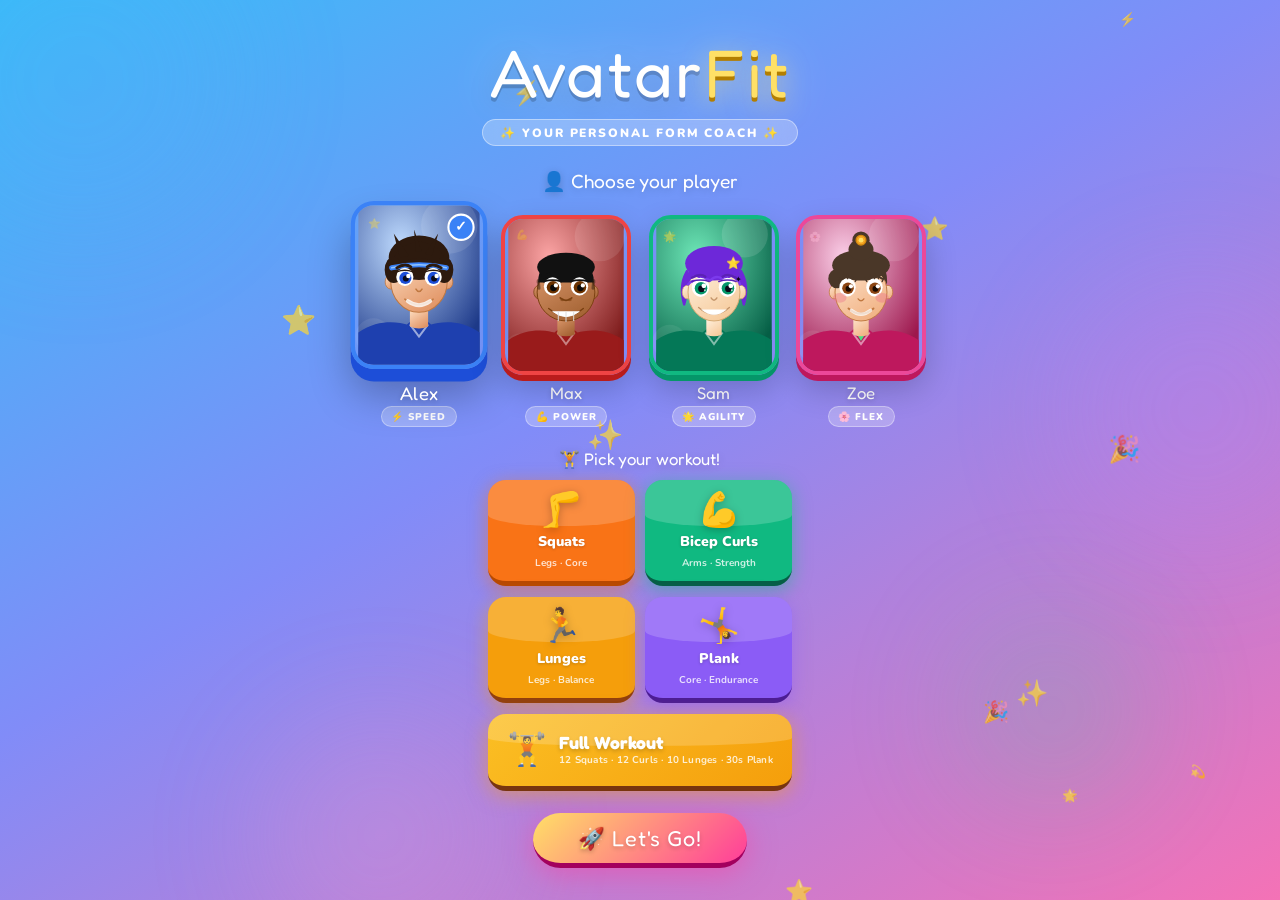
<file: avatarfit_fixed/index.html>
<!DOCTYPE html>
<html lang="en">
<head>
  <meta charset="UTF-8"/>
  <meta name="viewport" content="width=device-width, initial-scale=1.0"/>
  <title>AvatarFit</title>
  <link rel="preconnect" href="https://fonts.googleapis.com">
  <link href="https://fonts.googleapis.com/css2?family=Nunito:wght@400;700;800;900&family=Fredoka+One&display=swap" rel="stylesheet">
  <style>
    *, *::before, *::after { box-sizing: border-box; margin: 0; padding: 0; }
    html, body { height: 100%; }

    body {
      min-height: 100vh;
      background: linear-gradient(150deg, #38bdf8 0%, #818cf8 45%, #f472b6 100%);
      font-family: 'Nunito', sans-serif;
      display: flex; flex-direction: column;
      align-items: center; justify-content: center;
      gap: 1.4rem; padding: 1.5rem 1rem;
      overflow: hidden; position: relative;
      opacity: 0; animation: pageIn 0.5s ease 0.05s forwards;
    }
    @keyframes pageIn { to { opacity: 1; } }

    .bg-blob {
      position: fixed; border-radius: 50%; pointer-events: none;
      opacity: 0.18; animation: blobFloat ease-in-out infinite alternate;
      filter: blur(60px);
    }
    @keyframes blobFloat {
      from { transform: translate(0,0) scale(1); }
      to   { transform: translate(var(--tx,20px),var(--ty,-20px)) scale(1.1); }
    }
    .sparkle {
      position: fixed; pointer-events: none; font-size: 1.4rem;
      animation: sparkleDrift linear infinite; opacity: 0.7; user-select: none;
    }
    @keyframes sparkleDrift {
      0%   { transform: translateY(0) rotate(0deg); opacity: 0.7; }
      50%  { opacity: 1; }
      100% { transform: translateY(-40px) rotate(30deg); opacity: 0.4; }
    }

    .logo-section {
      position: relative; z-index: 1;
      display: flex; flex-direction: column; align-items: center; gap: 0.4rem;
      animation: slideDown 0.55s cubic-bezier(.22,1,.36,1) both;
    }
    .logo {
      font-family: 'Fredoka One', cursive;
      font-size: clamp(2.8rem,7vw,4.2rem); color: #fff; letter-spacing: 0.03em;
      text-shadow: 0 4px 0 rgba(0,0,0,0.18), 0 8px 30px rgba(0,0,0,0.15);
      filter: drop-shadow(0 0 24px rgba(255,255,255,0.35));
    }
    .logo em { color: #FFE066; font-style: normal; text-shadow: 0 4px 0 #b37e00, 0 8px 24px rgba(255,224,102,0.5); }
    .tagline {
      background: rgba(255,255,255,0.25); backdrop-filter: blur(10px);
      border: 1.5px solid rgba(255,255,255,0.4); border-radius: 50px;
      padding: 0.28rem 1.1rem; font-size: 0.75rem; font-weight: 900; color: #fff;
      letter-spacing: 0.16em; text-transform: uppercase;
    }

    .section-label {
      position: relative; z-index: 1;
      font-family: 'Fredoka One', cursive; font-size: 1.2rem; color: #fff;
      text-shadow: 0 2px 8px rgba(0,0,0,0.18);
      animation: slideDown 0.55s cubic-bezier(.22,1,.36,1) 0.08s both;
    }

    /* ── Character cards ── */
    .characters {
      position: relative; z-index: 1;
      display: flex; gap: 1.1rem;
      animation: slideDown 0.6s cubic-bezier(.22,1,.36,1) 0.14s both;
    }
    .char-card {
      display: flex; flex-direction: column; align-items: center;
      cursor: pointer; -webkit-tap-highlight-color: transparent; position: relative;
    }
    .char-portrait {
      width: 130px; height: 160px;
      border-radius: 22px;
      border: 4px solid var(--cc,#fff);
      box-shadow: 0 6px 0 var(--cs,#aaa), 0 14px 32px rgba(0,0,0,0.2);
      overflow: hidden;
      transition: transform 0.18s cubic-bezier(.22,1,.36,1), box-shadow 0.18s;
      position: relative; display: block;
    }
    .char-portrait svg { display: block; width: 100%; height: 100%; }

    .char-card[data-char="1"] { --cc:#3b82f6; --cs:#1d4ed8; }
    .char-card[data-char="2"] { --cc:#ef4444; --cs:#b91c1c; }
    .char-card[data-char="3"] { --cc:#10b981; --cs:#059669; }
    .char-card[data-char="4"] { --cc:#ec4899; --cs:#be185d; }

    .char-card.selected .char-portrait {
      transform: translateY(-10px) scale(1.05);
      box-shadow: 0 12px 0 var(--cs,#aaa), 0 24px 40px rgba(0,0,0,0.28);
    }
    .char-card:not(.selected):hover .char-portrait {
      transform: translateY(-5px);
      box-shadow: 0 9px 0 var(--cs,#aaa), 0 18px 32px rgba(0,0,0,0.22);
    }
    .char-card:active .char-portrait {
      transform: translateY(1px) scale(0.97) !important;
      box-shadow: 0 3px 0 var(--cs,#aaa), 0 6px 14px rgba(0,0,0,0.15) !important;
    }
    .char-portrait::after {
      content: '✓';
      position: absolute; top: 8px; right: 8px;
      width: 26px; height: 26px;
      background: var(--cc,#fff); border-radius: 50%; border: 2.5px solid #fff;
      font-size: 0.82rem; font-weight: 900; color: #fff;
      display: flex; align-items: center; justify-content: center;
      opacity: 0; transform: scale(0) rotate(-45deg);
      transition: opacity 0.22s, transform 0.28s cubic-bezier(.22,1,.36,1);
    }
    .char-card.selected .char-portrait::after { opacity: 1; transform: scale(1) rotate(0deg); }

    .char-info { margin-top: 0.5rem; display: flex; flex-direction: column; align-items: center; gap: 0.2rem; }
    .char-name {
      font-family: 'Fredoka One', cursive; font-size: 1.05rem; color: #fff;
      text-shadow: 0 2px 6px rgba(0,0,0,0.22); transition: transform 0.18s;
    }
    .char-card.selected .char-name { transform: scale(1.1); }
    .char-trait {
      font-size: 0.62rem; font-weight: 900; text-transform: uppercase; letter-spacing: 0.1em;
      background: rgba(255,255,255,0.25); border: 1.5px solid rgba(255,255,255,0.35);
      padding: 0.15rem 0.6rem; border-radius: 50px; color: #fff;
    }

    /* ── Exercise cards ── */
    .exercise-section {
      position: relative; z-index: 1;
      display: flex; flex-direction: column; align-items: center; gap: 0.7rem;
      animation: slideDown 0.6s cubic-bezier(.22,1,.36,1) 0.2s both;
    }
    .exercise-grid {
      display: grid; grid-template-columns: 1fr 1fr; gap: 0.65rem;
      max-width: 420px; width: 100%;
    }
    .ex-card {
      display: flex; flex-direction: column; align-items: center; gap: 0.3rem;
      padding: 0.85rem 0.6rem 0.7rem;
      background: var(--ec-bg); border: none;
      border-bottom: 5px solid var(--ec-shadow); border-radius: 18px;
      color: #fff; font-family: 'Nunito', sans-serif; font-weight: 900;
      cursor: pointer; text-decoration: none;
      box-shadow: 0 4px 18px var(--ec-glow);
      transition: transform 0.13s cubic-bezier(.22,1,.36,1), box-shadow 0.13s, border-bottom-width 0.08s;
      -webkit-tap-highlight-color: transparent; position: relative; overflow: hidden;
    }
    .ex-card::before {
      content: ''; position: absolute; top: 0; left: 0; right: 0; height: 45%;
      background: rgba(255,255,255,0.18);
      border-radius: 18px 18px 60% 60% / 18px 18px 30% 30%; pointer-events: none;
    }
    .ex-card:hover { transform: translateY(-4px); box-shadow: 0 10px 28px var(--ec-glow); }
    .ex-card:active { transform: translateY(2px); border-bottom-width: 2px; box-shadow: 0 2px 10px var(--ec-glow); }
    .ex-card.selected-ex { outline: 3px solid rgba(255,255,255,0.7); outline-offset: 2px; }
    .ex-card[data-ex="squat"] { --ec-bg:#f97316; --ec-shadow:#b84900; --ec-glow:rgba(249,115,22,0.5); }
    .ex-card[data-ex="curl"]  { --ec-bg:#10b981; --ec-shadow:#065f46; --ec-glow:rgba(16,185,129,0.5); }
    .ex-card[data-ex="lunge"] { --ec-bg:#f59e0b; --ec-shadow:#92400e; --ec-glow:rgba(245,158,11,0.5); }
    .ex-card[data-ex="plank"] { --ec-bg:#8b5cf6; --ec-shadow:#4c1d95; --ec-glow:rgba(139,92,246,0.5); }
    .ex-emoji { font-size: 2.1rem; line-height: 1; filter: drop-shadow(0 2px 4px rgba(0,0,0,0.25)); }
    .ex-name  { font-size: 0.88rem; text-shadow: 0 1px 3px rgba(0,0,0,0.2); }
    .ex-hint  { font-size: 0.62rem; font-weight: 700; opacity: 0.8; }

    /* ── Full Workout card ── */
    .btn-full-workout {
      width: 100%; max-width: 420px;
      display: flex; align-items: center; justify-content: center; gap: 0.75rem;
      padding: 0.9rem 1.2rem;
      background: linear-gradient(135deg, #fbbf24 0%, #f59e0b 100%);
      border: none; border-bottom: 5px solid #78350f; border-radius: 18px;
      color: #fff; font-family: 'Nunito', sans-serif; font-weight: 900;
      cursor: pointer; box-shadow: 0 4px 20px rgba(245,158,11,0.5);
      transition: transform 0.13s cubic-bezier(.22,1,.36,1), box-shadow 0.13s, border-bottom-width 0.08s;
      -webkit-tap-highlight-color: transparent; position: relative; overflow: hidden;
    }
    .btn-full-workout::before {
      content: ''; position: absolute; top: 0; left: 0; right: 0; height: 45%;
      background: rgba(255,255,255,0.18);
      border-radius: 18px 18px 60% 60% / 18px 18px 30% 30%; pointer-events: none;
    }
    .btn-full-workout:hover  { transform: translateY(-4px); box-shadow: 0 10px 28px rgba(245,158,11,0.6); }
    .btn-full-workout:active { transform: translateY(2px); border-bottom-width: 2px; }
    .fwb-left { display:flex; flex-direction:column; align-items:flex-start; }
    .fwb-label { font-family:'Fredoka One',cursive; font-size:1.1rem; text-shadow:0 2px 4px rgba(0,0,0,0.2); }
    .fwb-hint  { font-size:0.62rem; font-weight:700; opacity:0.82; letter-spacing:0.02em; }

    /* ── Start button ── */
    .start-wrap {
      position: relative; z-index: 1;
      animation: slideDown 0.6s cubic-bezier(.22,1,.36,1) 0.26s both;
    }
    .btn-start {
      font-family: 'Fredoka One', cursive; font-size: 1.35rem;
      padding: 0.75rem 2.8rem;
      background: linear-gradient(135deg, #FFE066, #FF3D9A);
      color: #fff; border: none; border-bottom: 5px solid #a3005e; border-radius: 50px;
      cursor: pointer; box-shadow: 0 6px 28px rgba(255,61,154,0.5);
      text-shadow: 0 2px 4px rgba(0,0,0,0.2); letter-spacing: 0.04em;
      transition: transform 0.12s cubic-bezier(.22,1,.36,1), box-shadow 0.12s, border-bottom-width 0.08s;
      animation: btnPulse 2.2s ease-in-out infinite;
      -webkit-tap-highlight-color: transparent;
    }
    @keyframes btnPulse {
      0%,100% { box-shadow: 0 6px 28px rgba(255,61,154,0.5), 0 0 0 0 rgba(255,61,154,0.35); }
      50%      { box-shadow: 0 8px 34px rgba(255,61,154,0.6), 0 0 0 12px rgba(255,61,154,0); }
    }
    .btn-start:hover  { transform: translateY(-3px); filter: brightness(1.06); }
    .btn-start:active { transform: translateY(2px); border-bottom-width: 2px; }

    @keyframes slideDown {
      from { opacity: 0; transform: translateY(-20px); }
      to   { opacity: 1; transform: translateY(0); }
    }
    @keyframes promptShake {
      0%,100% { transform: translateX(0); }
      20%     { transform: translateX(-8px); }
      60%     { transform: translateX(8px); }
      80%     { transform: translateX(-4px); }
    }
  </style>
</head>
<body>

  <div class="bg-blob" style="width:320px;height:320px;background:#60a5fa;top:-80px;left:-80px;--tx:25px;--ty:15px;animation-duration:6s;"></div>
  <div class="bg-blob" style="width:280px;height:280px;background:#c084fc;top:30%;right:-60px;--tx:-20px;--ty:25px;animation-duration:7s;animation-delay:-2s;"></div>
  <div class="bg-blob" style="width:250px;height:250px;background:#f9a8d4;bottom:-60px;left:20%;--tx:15px;--ty:-20px;animation-duration:8s;animation-delay:-4s;"></div>
  <div class="bg-blob" style="width:200px;height:200px;background:#34d399;bottom:10%;right:10%;--tx:-15px;--ty:10px;animation-duration:5.5s;animation-delay:-1s;"></div>
  <div id="sparkles"></div>

  <div class="logo-section">
    <div class="logo">Avatar<em>Fit</em></div>
    <div class="tagline">✨ Your personal form coach ✨</div>
  </div>

  <div class="section-label">👤 Choose your player</div>

  <div class="characters" id="characters">

    <!-- Alex -->
    <div class="char-card selected" data-char="1">
      <div class="char-portrait">
        <svg viewBox="0 0 120 158" xmlns="http://www.w3.org/2000/svg">
          <defs>
            <radialGradient id="bg1" cx="35%" cy="25%" r="80%">
              <stop offset="0%" stop-color="#bfdbfe"/><stop offset="100%" stop-color="#1e3a8a"/>
            </radialGradient>
            <linearGradient id="sk1" x1="20%" y1="0%" x2="80%" y2="100%">
              <stop offset="0%" stop-color="#fddcbf"/><stop offset="100%" stop-color="#e09060"/>
            </linearGradient>
          </defs>
          <!-- BG -->
          <rect width="120" height="158" fill="url(#bg1)"/>
          <circle cx="90" cy="20" r="28" fill="rgba(255,255,255,0.1)"/>
          <circle cx="15" cy="130" r="18" fill="rgba(255,255,255,0.07)"/>
          <!-- Stars in bg -->
          <text x="10" y="22" font-size="10" opacity="0.4">⭐</text>
          <text x="96" y="140" font-size="9" opacity="0.3">✨</text>
          <!-- Shirt -->
          <path d="M 0 158 L 0 126 C 20 112 40 116 48 118 L 60 108 L 72 118 C 80 116 100 112 120 126 L 120 158 Z" fill="#1e40af"/>
          <path d="M 51 118 L 60 130 L 69 118" stroke="rgba(255,255,255,0.55)" stroke-width="2" fill="none"/>
          <!-- Neck -->
          <path d="M 51 102 L 51 120 Q 60 124 69 120 L 69 102 Z" fill="url(#sk1)"/>
          <!-- Ears -->
          <ellipse cx="32" cy="76" rx="5.5" ry="7" fill="url(#sk1)" stroke="#c07840" stroke-width="0.8"/>
          <ellipse cx="88" cy="76" rx="5.5" ry="7" fill="url(#sk1)" stroke="#c07840" stroke-width="0.8"/>
          <!-- Face -->
          <ellipse cx="60" cy="75" rx="28" ry="31" fill="url(#sk1)" stroke="#c07840" stroke-width="1"/>
          <!-- Hair base -->
          <ellipse cx="60" cy="52" rx="30" ry="22" fill="#2d1a0e"/>
          <path d="M 33 68 Q 31 40 60 36 Q 89 40 87 68 Q 80 54 60 52 Q 40 54 33 68 Z" fill="#2d1a0e"/>
          <!-- Spiky hair -->
          <polygon points="41,52 35,28 50,50" fill="#2d1a0e"/>
          <polygon points="57,46 55,24 63,46" fill="#2d1a0e"/>
          <polygon points="73,50 79,28 66,48" fill="#2d1a0e"/>
          <!-- Hair sides -->
          <ellipse cx="35" cy="64" rx="9" ry="13" fill="#2d1a0e"/>
          <ellipse cx="85" cy="64" rx="9" ry="13" fill="#2d1a0e"/>
          <!-- Headband -->
          <path d="M 33 62 Q 60 56 87 62" stroke="#3b82f6" stroke-width="5" fill="none" stroke-linecap="round"/>
          <path d="M 33 62 Q 60 56 87 62" stroke="#93c5fd" stroke-width="1.5" fill="none" stroke-linecap="round"/>
          <!-- Eyebrows -->
          <path d="M 38 62 Q 46 57 52 61" stroke="#2d1a0e" stroke-width="2.8" fill="none" stroke-linecap="round"/>
          <path d="M 68 61 Q 74 57 82 62" stroke="#2d1a0e" stroke-width="2.8" fill="none" stroke-linecap="round"/>
          <!-- Left eye -->
          <ellipse cx="46" cy="71" rx="8.5" ry="9" fill="white"/>
          <circle cx="46.5" cy="72" r="6" fill="#1d4ed8"/>
          <circle cx="47" cy="72.5" r="3" fill="#0a0a1a"/>
          <circle cx="49.5" cy="70" r="2.2" fill="white"/>
          <path d="M 38 66 Q 46 63 54 66" stroke="#2d1a0e" stroke-width="1.5" fill="none" stroke-linecap="round"/>
          <!-- Right eye -->
          <ellipse cx="74" cy="71" rx="8.5" ry="9" fill="white"/>
          <circle cx="74.5" cy="72" r="6" fill="#1d4ed8"/>
          <circle cx="75" cy="72.5" r="3" fill="#0a0a1a"/>
          <circle cx="77.5" cy="70" r="2.2" fill="white"/>
          <path d="M 66 66 Q 74 63 82 66" stroke="#2d1a0e" stroke-width="1.5" fill="none" stroke-linecap="round"/>
          <!-- Nose -->
          <path d="M 57 83 Q 60 88 63 83" stroke="#c07840" stroke-width="1.5" fill="none" stroke-linecap="round"/>
          <!-- Confident smile with teeth -->
          <path d="M 46 93 Q 60 104 74 93" stroke="#c07840" stroke-width="1.5" fill="none" stroke-linecap="round"/>
          <path d="M 49 95 Q 60 103 71 95" stroke="rgba(255,255,255,0.8)" stroke-width="4" fill="none" stroke-linecap="round"/>
        </svg>
      </div>
      <div class="char-info">
        <div class="char-name">Alex</div>
        <div class="char-trait">⚡ Speed</div>
      </div>
    </div>

    <!-- Max -->
    <div class="char-card" data-char="2">
      <div class="char-portrait">
        <svg viewBox="0 0 120 158" xmlns="http://www.w3.org/2000/svg">
          <defs>
            <radialGradient id="bg2" cx="35%" cy="25%" r="80%">
              <stop offset="0%" stop-color="#fca5a5"/><stop offset="100%" stop-color="#7f1d1d"/>
            </radialGradient>
            <linearGradient id="sk2" x1="20%" y1="0%" x2="80%" y2="100%">
              <stop offset="0%" stop-color="#d9956a"/><stop offset="100%" stop-color="#a06030"/>
            </linearGradient>
          </defs>
          <rect width="120" height="158" fill="url(#bg2)"/>
          <circle cx="95" cy="18" r="26" fill="rgba(255,255,255,0.1)"/>
          <circle cx="12" cy="135" r="16" fill="rgba(255,255,255,0.06)"/>
          <text x="8" y="20" font-size="10" opacity="0.35">💪</text>
          <text x="92" y="146" font-size="9" opacity="0.3">🔥</text>
          <!-- Shirt -->
          <path d="M 0 158 L 0 126 C 20 112 40 116 48 118 L 60 108 L 72 118 C 80 116 100 112 120 126 L 120 158 Z" fill="#991b1b"/>
          <path d="M 51 118 L 60 130 L 69 118" stroke="rgba(255,255,255,0.45)" stroke-width="2" fill="none"/>
          <!-- Neck -->
          <path d="M 51 102 L 51 120 Q 60 124 69 120 L 69 102 Z" fill="url(#sk2)"/>
          <!-- Ears -->
          <ellipse cx="32" cy="76" rx="5.5" ry="7" fill="url(#sk2)" stroke="#7a4010" stroke-width="0.8"/>
          <ellipse cx="88" cy="76" rx="5.5" ry="7" fill="url(#sk2)" stroke="#7a4010" stroke-width="0.8"/>
          <!-- Face (slightly wider/rounder) -->
          <ellipse cx="60" cy="76" rx="30" ry="30" fill="url(#sk2)" stroke="#7a4010" stroke-width="1"/>
          <!-- Hair - very close crop / short fade -->
          <path d="M 31 66 Q 31 42 60 38 Q 89 42 89 66" fill="#111"/>
          <ellipse cx="60" cy="50" rx="30" ry="15" fill="#111"/>
          <!-- Fade lines subtle -->
          <path d="M 32 72 Q 31 60 31 66" stroke="#2a1a0a" stroke-width="3" fill="none" stroke-linecap="round" opacity="0.5"/>
          <path d="M 88 72 Q 89 60 89 66" stroke="#2a1a0a" stroke-width="3" fill="none" stroke-linecap="round" opacity="0.5"/>
          <!-- Eyebrows (thick, strong) -->
          <path d="M 36 60 Q 46 55 52 59" stroke="#111" stroke-width="3.5" fill="none" stroke-linecap="round"/>
          <path d="M 68 59 Q 74 55 84 60" stroke="#111" stroke-width="3.5" fill="none" stroke-linecap="round"/>
          <!-- Left eye -->
          <ellipse cx="46" cy="70" rx="9" ry="9.5" fill="white"/>
          <circle cx="46.5" cy="71" r="6.5" fill="#6b3200"/>
          <circle cx="47" cy="71.5" r="3.5" fill="#0a0a0a"/>
          <circle cx="49.5" cy="69" r="2.2" fill="white"/>
          <path d="M 37 65 Q 46 62 55 65" stroke="#111" stroke-width="1.8" fill="none" stroke-linecap="round"/>
          <!-- Right eye -->
          <ellipse cx="74" cy="70" rx="9" ry="9.5" fill="white"/>
          <circle cx="74.5" cy="71" r="6.5" fill="#6b3200"/>
          <circle cx="75" cy="71.5" r="3.5" fill="#0a0a0a"/>
          <circle cx="77.5" cy="69" r="2.2" fill="white"/>
          <path d="M 65 65 Q 74 62 83 65" stroke="#111" stroke-width="1.8" fill="none" stroke-linecap="round"/>
          <!-- Nose (wider/flatter) -->
          <path d="M 54 82 Q 60 87 66 82" stroke="#7a4010" stroke-width="1.8" fill="none" stroke-linecap="round"/>
          <ellipse cx="56" cy="84" rx="2" ry="1.5" fill="#7a4010" opacity="0.6"/>
          <ellipse cx="64" cy="84" rx="2" ry="1.5" fill="#7a4010" opacity="0.6"/>
          <!-- Big grin (teeth fully showing) -->
          <path d="M 42 93 Q 60 108 78 93" stroke="#7a4010" stroke-width="1.5" fill="none" stroke-linecap="round"/>
          <path d="M 46 96 Q 60 107 74 96" fill="white" stroke="white" stroke-width="1"/>
          <line x1="60" y1="96" x2="60" y2="107" stroke="#ddd" stroke-width="1"/>
          <line x1="52" y1="96" x2="52" y2="106" stroke="#ddd" stroke-width="1"/>
          <line x1="68" y1="96" x2="68" y2="106" stroke="#ddd" stroke-width="1"/>
        </svg>
      </div>
      <div class="char-info">
        <div class="char-name">Max</div>
        <div class="char-trait">💪 Power</div>
      </div>
    </div>

    <!-- Sam -->
    <div class="char-card" data-char="3">
      <div class="char-portrait">
        <svg viewBox="0 0 120 158" xmlns="http://www.w3.org/2000/svg">
          <defs>
            <radialGradient id="bg3" cx="35%" cy="25%" r="80%">
              <stop offset="0%" stop-color="#6ee7b7"/><stop offset="100%" stop-color="#065f46"/>
            </radialGradient>
            <linearGradient id="sk3" x1="20%" y1="0%" x2="80%" y2="100%">
              <stop offset="0%" stop-color="#fff0dd"/><stop offset="100%" stop-color="#f5c898"/>
            </linearGradient>
          </defs>
          <rect width="120" height="158" fill="url(#bg3)"/>
          <circle cx="92" cy="16" r="24" fill="rgba(255,255,255,0.12)"/>
          <circle cx="14" cy="128" r="18" fill="rgba(255,255,255,0.07)"/>
          <text x="7" y="22" font-size="11" opacity="0.5">🌟</text>
          <text x="90" y="148" font-size="10" opacity="0.4">✨</text>
          <!-- Shirt -->
          <path d="M 0 158 L 0 126 C 20 112 40 116 48 118 L 60 108 L 72 118 C 80 116 100 112 120 126 L 120 158 Z" fill="#047857"/>
          <path d="M 51 118 L 60 130 L 69 118" stroke="rgba(255,255,255,0.5)" stroke-width="2" fill="none"/>
          <!-- Neck -->
          <path d="M 52 102 L 52 120 Q 60 124 68 120 L 68 102 Z" fill="url(#sk3)"/>
          <!-- Purple hair (wavy, flows to sides) -->
          <!-- Hair side flowy parts -->
          <path d="M 28 90 Q 22 70 30 55 Q 33 48 35 62 Q 34 75 30 90 Z" fill="#6d28d9"/>
          <path d="M 92 90 Q 98 70 90 55 Q 87 48 85 62 Q 86 75 90 90 Z" fill="#6d28d9"/>
          <!-- Ears -->
          <ellipse cx="32" cy="76" rx="5" ry="7" fill="url(#sk3)" stroke="#d4a870" stroke-width="0.8"/>
          <ellipse cx="88" cy="76" rx="5" ry="7" fill="url(#sk3)" stroke="#d4a870" stroke-width="0.8"/>
          <!-- Face -->
          <ellipse cx="60" cy="76" rx="27" ry="30" fill="url(#sk3)" stroke="#d4a870" stroke-width="1"/>
          <!-- Hair main top -->
          <path d="M 33 68 Q 30 36 60 32 Q 90 36 87 68 Q 80 52 60 50 Q 40 52 33 68 Z" fill="#6d28d9"/>
          <ellipse cx="60" cy="46" rx="30" ry="18" fill="#6d28d9"/>
          <!-- Hair wavy front detail -->
          <path d="M 33 68 Q 38 62 44 66 Q 50 60 56 64 Q 62 58 68 62 Q 74 56 80 60 Q 86 64 87 68" fill="none" stroke="#7c3aed" stroke-width="2.5" stroke-linecap="round"/>
          <!-- Star clip in hair -->
          <text x="72" y="50" font-size="12">⭐</text>
          <!-- Eyebrows (arched, expressive) -->
          <path d="M 37 61 Q 46 56 51 60" stroke="#5b21b6" stroke-width="2.5" fill="none" stroke-linecap="round"/>
          <path d="M 69 60 Q 74 56 83 61" stroke="#5b21b6" stroke-width="2.5" fill="none" stroke-linecap="round"/>
          <!-- Left eye (big, wide, excited) -->
          <ellipse cx="46" cy="71" rx="9" ry="10" fill="white"/>
          <circle cx="46.5" cy="72" r="6.5" fill="#059669"/>
          <circle cx="47" cy="72.5" r="3.5" fill="#0a0a1a"/>
          <circle cx="49.5" cy="69.5" r="2.5" fill="white"/>
          <circle cx="50.5" cy="74" r="1" fill="rgba(255,255,255,0.7)"/>
          <path d="M 37 65 Q 46 62 55 65" stroke="#5b21b6" stroke-width="1.5" fill="none" stroke-linecap="round"/>
          <!-- Right eye (big, wide, excited) -->
          <ellipse cx="74" cy="71" rx="9" ry="10" fill="white"/>
          <circle cx="74.5" cy="72" r="6.5" fill="#059669"/>
          <circle cx="75" cy="72.5" r="3.5" fill="#0a0a1a"/>
          <circle cx="77.5" cy="69.5" r="2.5" fill="white"/>
          <circle cx="78.5" cy="74" r="1" fill="rgba(255,255,255,0.7)"/>
          <path d="M 65 65 Q 74 62 83 65" stroke="#5b21b6" stroke-width="1.5" fill="none" stroke-linecap="round"/>
          <!-- Nose -->
          <path d="M 57 82 Q 60 87 63 82" stroke="#c4956a" stroke-width="1.5" fill="none" stroke-linecap="round"/>
          <!-- Big happy open smile -->
          <path d="M 44 92 Q 60 106 76 92" stroke="#c4956a" stroke-width="1.5" fill="none" stroke-linecap="round"/>
          <path d="M 47 94 Q 60 105 73 94" fill="white" stroke="white" stroke-width="0.5"/>
          <!-- Sparkle near eye -->
          <text x="82" y="66" font-size="8" opacity="0.9">✦</text>
        </svg>
      </div>
      <div class="char-info">
        <div class="char-name">Sam</div>
        <div class="char-trait">🌟 Agility</div>
      </div>
    </div>

    <!-- Zoe -->
    <div class="char-card" data-char="4">
      <div class="char-portrait">
        <svg viewBox="0 0 120 158" xmlns="http://www.w3.org/2000/svg">
          <defs>
            <radialGradient id="bg4" cx="35%" cy="25%" r="80%">
              <stop offset="0%" stop-color="#fbcfe8"/><stop offset="100%" stop-color="#9d174d"/>
            </radialGradient>
            <linearGradient id="sk4" x1="20%" y1="0%" x2="80%" y2="100%">
              <stop offset="0%" stop-color="#fde0c8"/><stop offset="100%" stop-color="#f0b080"/>
            </linearGradient>
          </defs>
          <rect width="120" height="158" fill="url(#bg4)"/>
          <circle cx="94" cy="18" r="26" fill="rgba(255,255,255,0.12)"/>
          <circle cx="10" cy="132" r="16" fill="rgba(255,255,255,0.07)"/>
          <text x="6" y="22" font-size="10" opacity="0.45">🌸</text>
          <text x="93" y="148" font-size="9" opacity="0.35">💕</text>
          <!-- Shirt (pink jacket) -->
          <path d="M 0 158 L 0 126 C 20 112 40 116 48 118 L 60 108 L 72 118 C 80 116 100 112 120 126 L 120 158 Z" fill="#be185d"/>
          <path d="M 51 118 L 60 130 L 69 118" stroke="rgba(255,255,255,0.5)" stroke-width="2" fill="none"/>
          <!-- Green collar peek -->
          <path d="M 54 114 L 60 124 L 66 114" stroke="#4ade80" stroke-width="3" fill="none" stroke-linecap="round"/>
          <!-- Neck -->
          <path d="M 52 102 L 52 120 Q 60 124 68 120 L 68 102 Z" fill="url(#sk4)"/>
          <!-- Ears -->
          <ellipse cx="32" cy="76" rx="5" ry="7" fill="url(#sk4)" stroke="#c07840" stroke-width="0.8"/>
          <ellipse cx="88" cy="76" rx="5" ry="7" fill="url(#sk4)" stroke="#c07840" stroke-width="0.8"/>
          <!-- Face -->
          <ellipse cx="60" cy="76" rx="27" ry="30" fill="url(#sk4)" stroke="#c07840" stroke-width="1"/>
          <!-- Hair main cap (brown) -->
          <path d="M 33 68 Q 31 40 60 36 Q 89 40 87 68 Q 80 52 60 50 Q 40 52 33 68 Z" fill="#4a3728"/>
          <ellipse cx="60" cy="48" rx="30" ry="16" fill="#4a3728"/>
          <!-- Hair side left -->
          <ellipse cx="35" cy="62" rx="9" ry="10" fill="#4a3728"/>
          <!-- High bun (contained within head area) -->
          <ellipse cx="60" cy="32" rx="13" ry="11" fill="#4a3728"/>
          <circle cx="60" cy="22" r="9" fill="#4a3728"/>
          <circle cx="60" cy="22" r="5" fill="#f5a623" stroke="#d4880e" stroke-width="1.5"/>
          <circle cx="60" cy="22" r="2.5" fill="#ffe066"/>
          <!-- Eyebrows (soft, arched) -->
          <path d="M 38 62 Q 46 57 51 61" stroke="#4a3728" stroke-width="2.2" fill="none" stroke-linecap="round"/>
          <path d="M 69 61 Q 74 57 82 62" stroke="#4a3728" stroke-width="2.2" fill="none" stroke-linecap="round"/>
          <!-- Left eye with lashes -->
          <ellipse cx="46" cy="71" rx="8.5" ry="9.5" fill="white"/>
          <circle cx="46.5" cy="72" r="6" fill="#8b4513"/>
          <circle cx="47" cy="72.5" r="3" fill="#1a0a00"/>
          <circle cx="49.5" cy="70" r="2.2" fill="white"/>
          <!-- Lashes -->
          <line x1="38" y1="65" x2="36" y2="61" stroke="#4a3728" stroke-width="1.5" stroke-linecap="round"/>
          <line x1="42" y1="62" x2="41" y2="58" stroke="#4a3728" stroke-width="1.5" stroke-linecap="round"/>
          <line x1="46" y1="62" x2="46" y2="57" stroke="#4a3728" stroke-width="1.5" stroke-linecap="round"/>
          <line x1="50" y1="62" x2="51" y2="58" stroke="#4a3728" stroke-width="1.5" stroke-linecap="round"/>
          <line x1="54" y1="65" x2="56" y2="61" stroke="#4a3728" stroke-width="1.5" stroke-linecap="round"/>
          <!-- Right eye with lashes -->
          <ellipse cx="74" cy="71" rx="8.5" ry="9.5" fill="white"/>
          <circle cx="74.5" cy="72" r="6" fill="#8b4513"/>
          <circle cx="75" cy="72.5" r="3" fill="#1a0a00"/>
          <circle cx="77.5" cy="70" r="2.2" fill="white"/>
          <line x1="66" y1="65" x2="64" y2="61" stroke="#4a3728" stroke-width="1.5" stroke-linecap="round"/>
          <line x1="70" y1="62" x2="69" y2="58" stroke="#4a3728" stroke-width="1.5" stroke-linecap="round"/>
          <line x1="74" y1="62" x2="74" y2="57" stroke="#4a3728" stroke-width="1.5" stroke-linecap="round"/>
          <line x1="78" y1="62" x2="79" y2="58" stroke="#4a3728" stroke-width="1.5" stroke-linecap="round"/>
          <line x1="82" y1="65" x2="84" y2="61" stroke="#4a3728" stroke-width="1.5" stroke-linecap="round"/>
          <!-- Rosy cheeks -->
          <ellipse cx="38" cy="82" rx="7" ry="5" fill="#e8708a" opacity="0.4"/>
          <ellipse cx="82" cy="82" rx="7" ry="5" fill="#e8708a" opacity="0.4"/>
          <!-- Nose -->
          <path d="M 57 83 Q 60 87 63 83" stroke="#c07840" stroke-width="1.4" fill="none" stroke-linecap="round"/>
          <!-- Sweet smile -->
          <path d="M 47 93 Q 60 104 73 93" stroke="#c07840" stroke-width="2" fill="none" stroke-linecap="round"/>
          <path d="M 50 95 Q 60 103 70 95" stroke="rgba(255,255,255,0.75)" stroke-width="3.5" fill="none" stroke-linecap="round"/>
        </svg>
      </div>
      <div class="char-info">
        <div class="char-name">Zoe</div>
        <div class="char-trait">🌸 Flex</div>
      </div>
    </div>

  </div>

  <!-- Exercise selection -->
  <div class="exercise-section">
    <div class="section-label" style="font-size:1.05rem;">🏋️ Pick your workout!</div>
    <div class="exercise-grid">
      <div class="ex-card" data-ex="squat">
        <div class="ex-emoji">🦵</div>
        <div class="ex-name">Squats</div>
        <div class="ex-hint">Legs · Core</div>
      </div>
      <div class="ex-card" data-ex="curl">
        <div class="ex-emoji">💪</div>
        <div class="ex-name">Bicep Curls</div>
        <div class="ex-hint">Arms · Strength</div>
      </div>
      <div class="ex-card" data-ex="lunge">
        <div class="ex-emoji">🏃</div>
        <div class="ex-name">Lunges</div>
        <div class="ex-hint">Legs · Balance</div>
      </div>
      <div class="ex-card" data-ex="plank">
        <div class="ex-emoji">🤸</div>
        <div class="ex-name">Plank</div>
        <div class="ex-hint">Core · Endurance</div>
      </div>
    </div>
    <button class="btn-full-workout" id="workoutModeBtn">
      <div style="font-size:2rem;">🏋️</div>
      <div class="fwb-left">
        <div class="fwb-label">Full Workout</div>
        <div class="fwb-hint">12 Squats · 12 Curls · 10 Lunges · 30s Plank</div>
      </div>
    </button>
  </div>

  <div class="start-wrap">
    <button class="btn-start" id="startBtn">🚀 Let's Go!</button>
  </div>

  <div id="sparkles"></div>

  <script>
    /* Sparkles */
    const sparks = ['⭐','✨','💫','🌟','⚡','🎉'];
    const sparkEl = document.getElementById('sparkles');
    for (let i = 0; i < 14; i++) {
      const s = document.createElement('div');
      s.className = 'sparkle';
      s.textContent = sparks[i % sparks.length];
      const size = 0.75 + Math.random() * 1.1;
      s.style.cssText = `left:${Math.random()*100}%;top:${Math.random()*100}%;font-size:${size}rem;animation-duration:${3+Math.random()*4}s;animation-delay:${-Math.random()*5}s;animation-direction:${Math.random()>.5?'alternate':'alternate-reverse'};`;
      sparkEl.appendChild(s);
    }

    /* Character selection */
    let selectedChar = 1;
    document.getElementById('characters').addEventListener('click', e => {
      const card = e.target.closest('.char-card');
      if (!card) return;
      selectedChar = parseInt(card.dataset.char);
      document.querySelectorAll('.char-card').forEach(c => c.classList.toggle('selected', c === card));
    });

    /* Exercise selection + launch */
    let selectedEx = null;
    document.querySelectorAll('.ex-card').forEach(card => {
      card.addEventListener('click', () => {
        selectedEx = card.dataset.ex;
        document.querySelectorAll('.ex-card').forEach(c => c.classList.toggle('selected-ex', c === card));
        card.style.transform = 'translateY(3px)';
        card.style.borderBottomWidth = '2px';
        setTimeout(() => { window.location.href = `workout.html?char=${selectedChar}&ex=${selectedEx}`; }, 130);
      });
    });

    /* Full Workout button */
    document.getElementById('workoutModeBtn').addEventListener('click', () => {
      window.location.href = `workout.html?char=${selectedChar}&workout=true`;
    });

    /* Start button */
    document.getElementById('startBtn').addEventListener('click', () => {
      if (!selectedEx) {
        const grid = document.querySelector('.exercise-grid');
        grid.style.animation = 'none'; grid.offsetHeight;
        grid.style.animation = 'promptShake 0.4s cubic-bezier(.22,1,.36,1)';
        return;
      }
      window.location.href = `workout.html?char=${selectedChar}&ex=${selectedEx}`;
    });
  </script>
</body>
</html>
</file>
